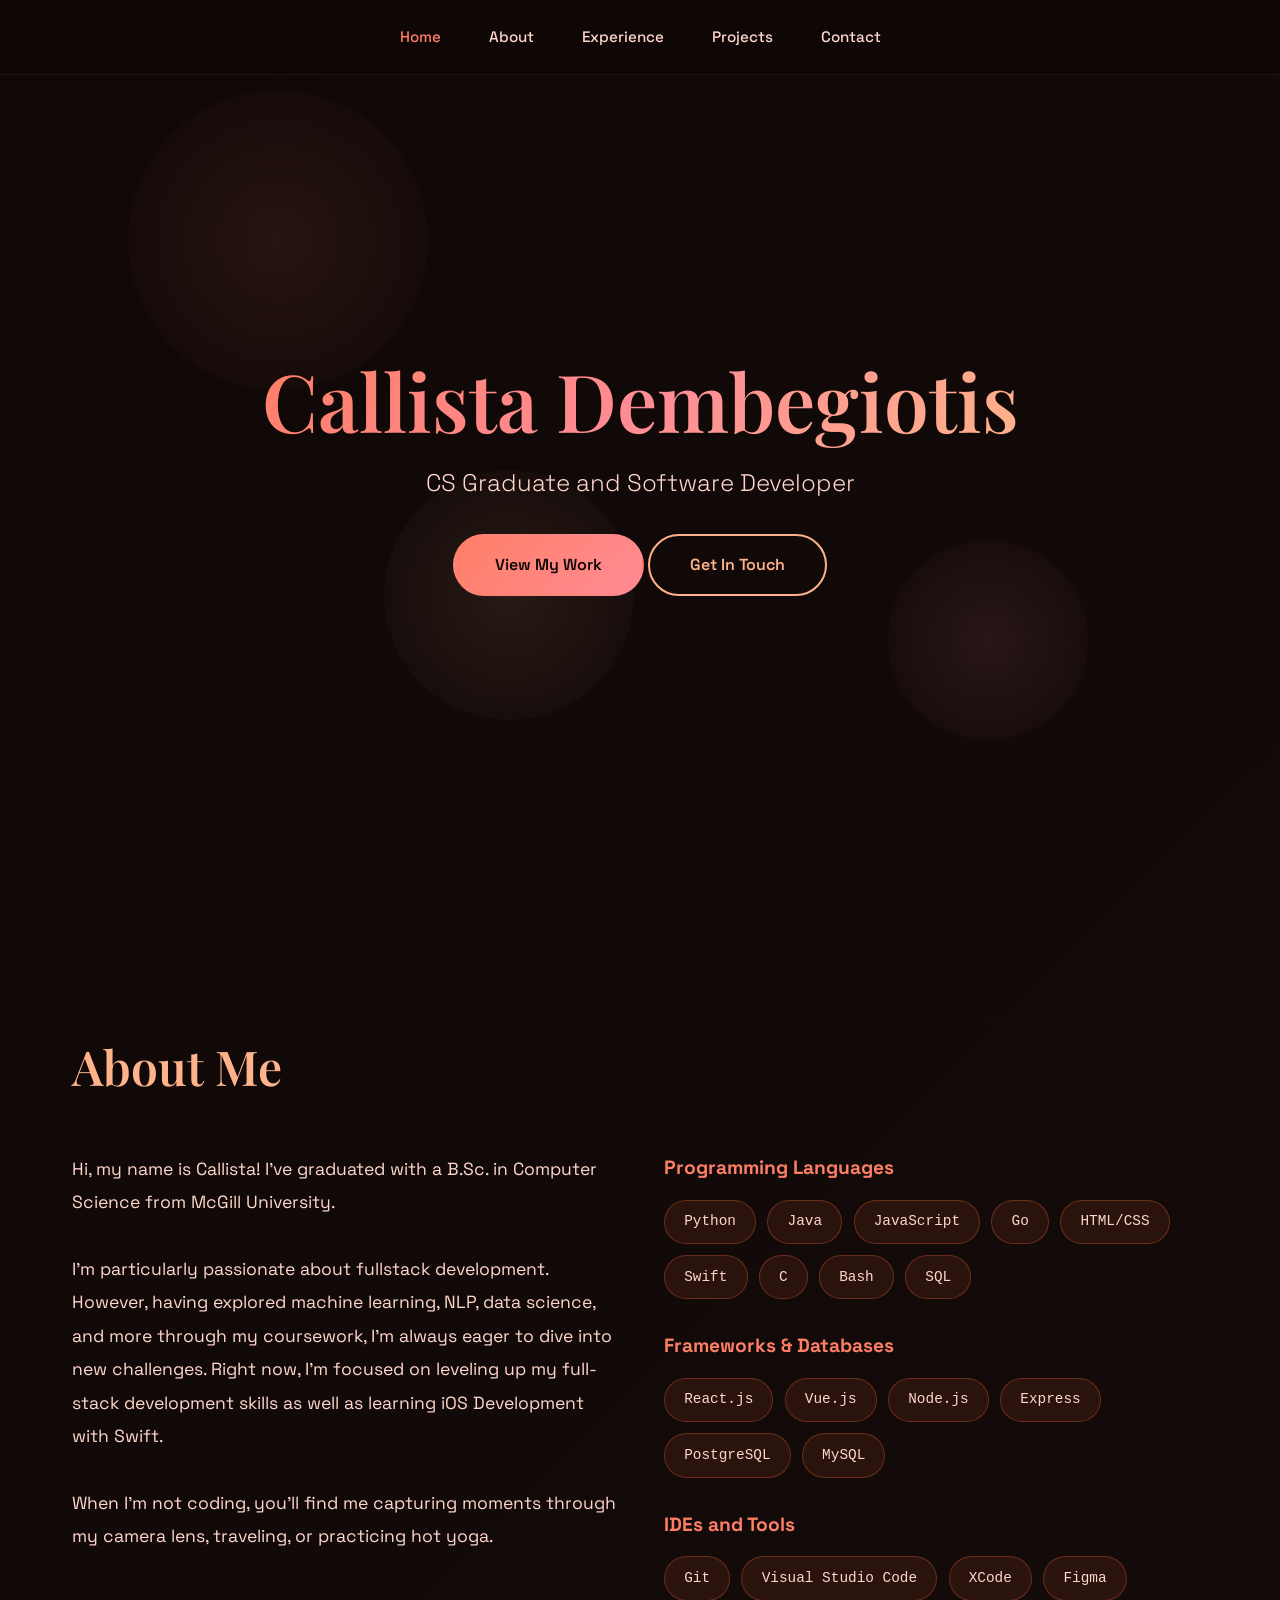
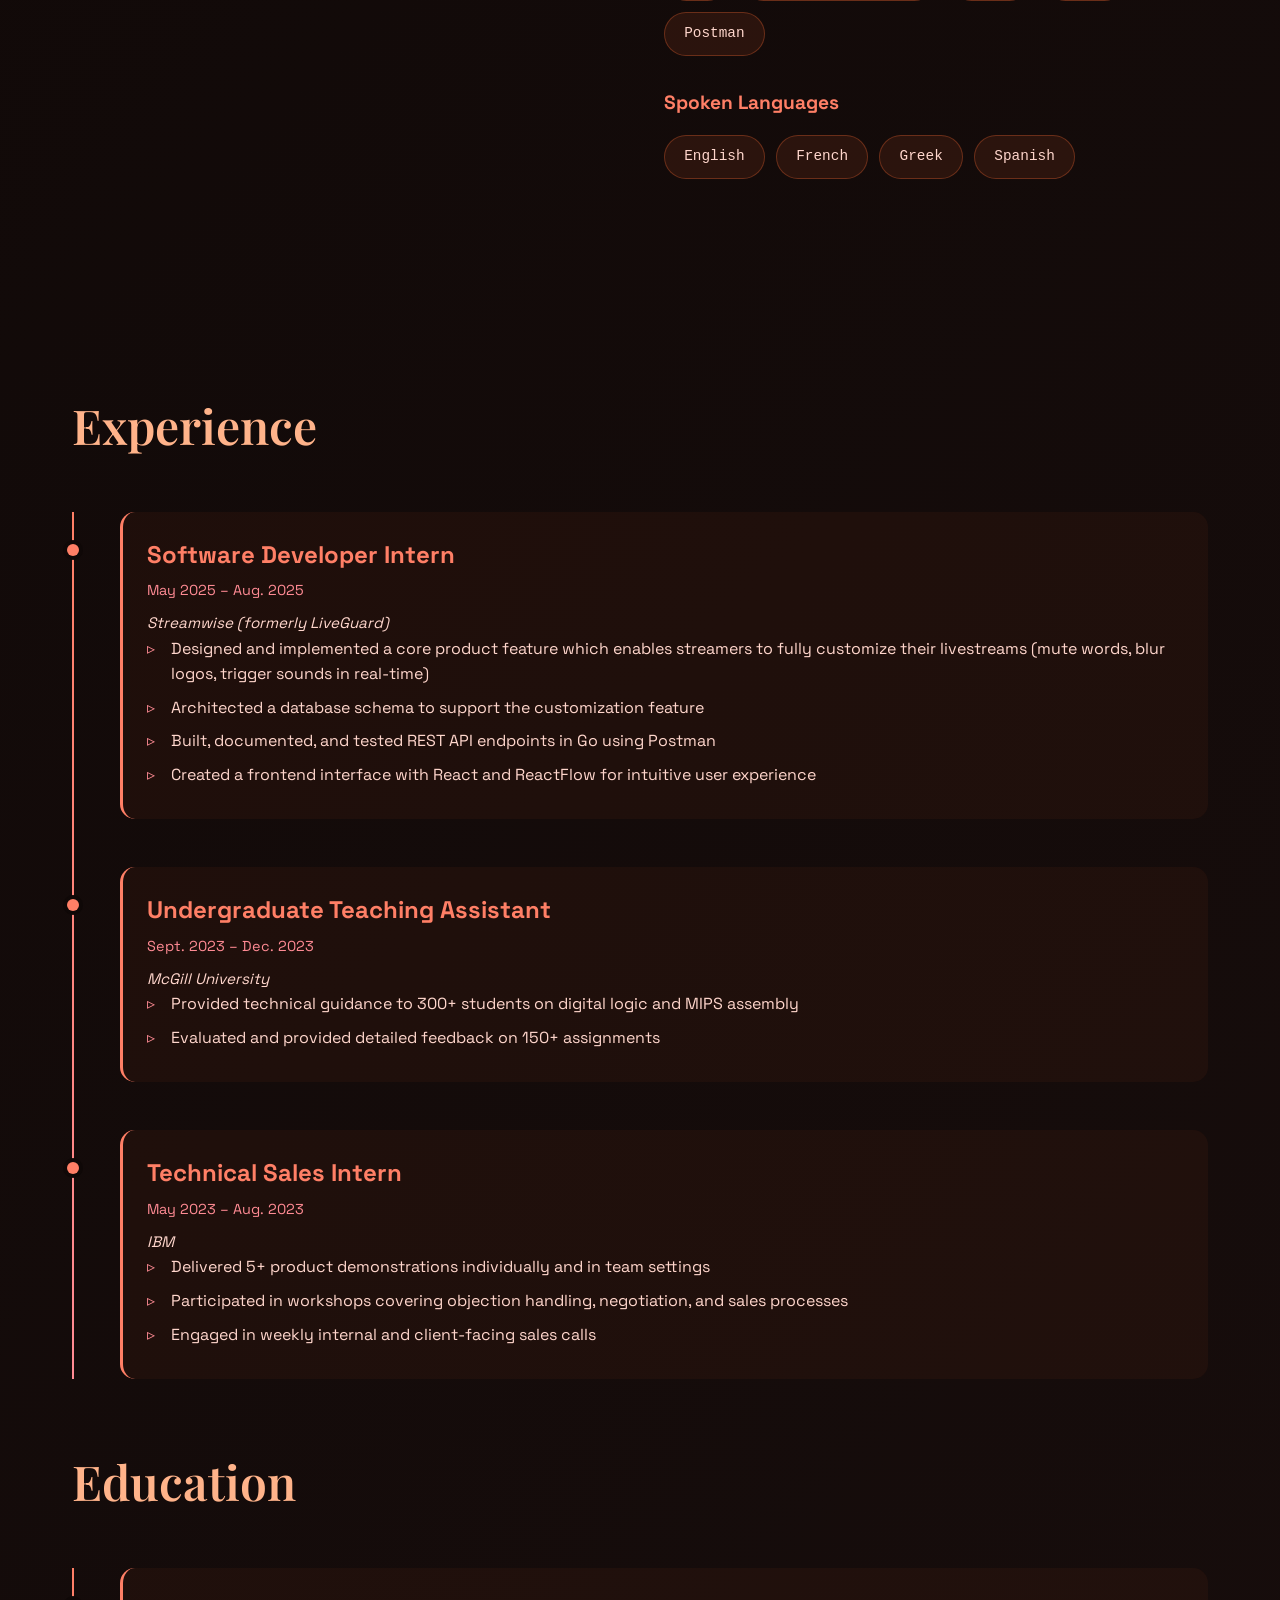
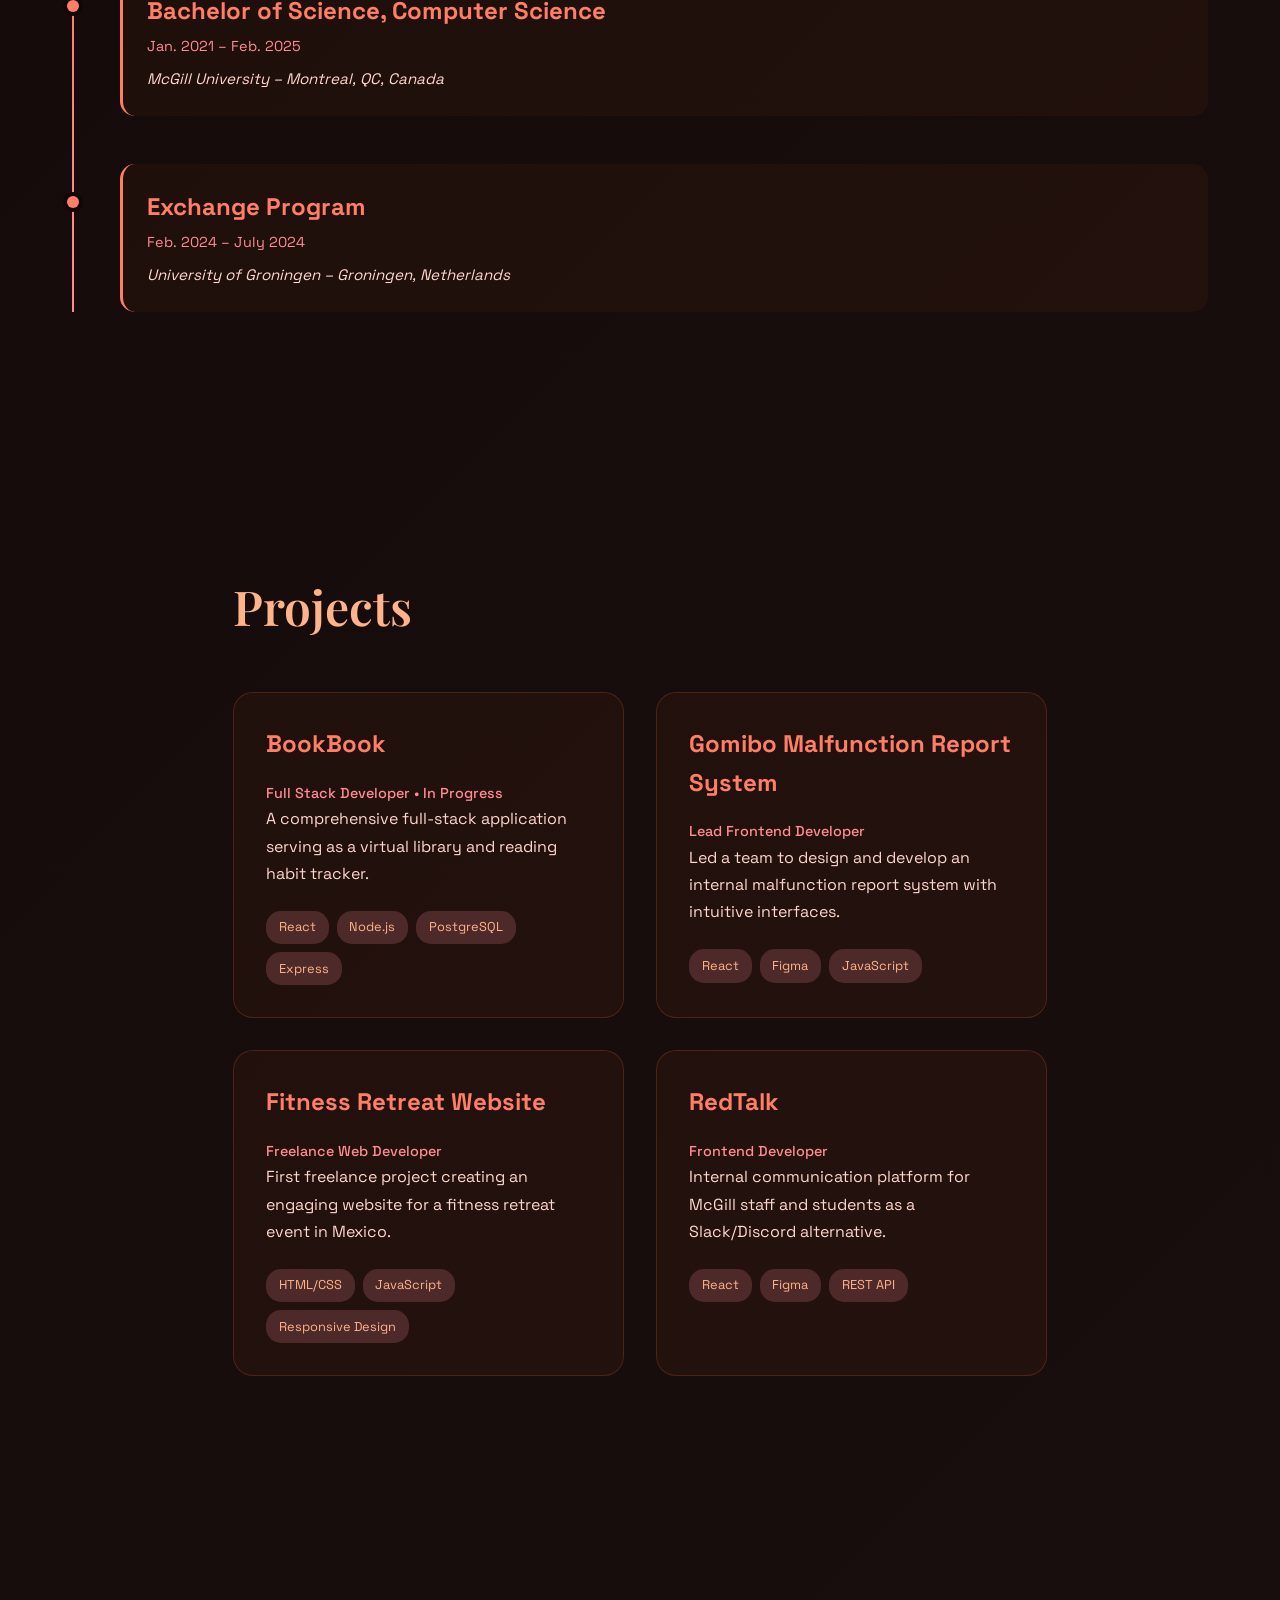
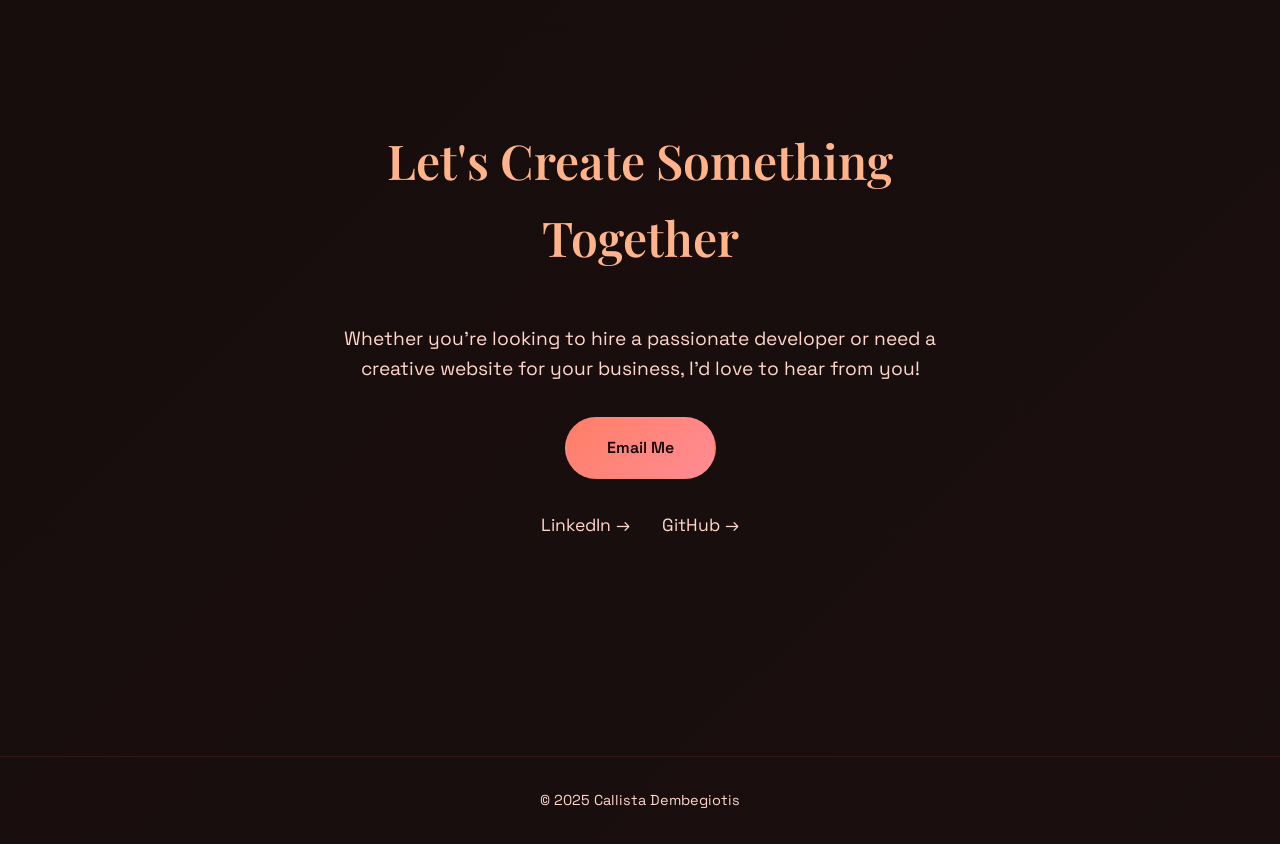
<file: index.html>
<!DOCTYPE html>
<html lang="en">
<head>
    <meta charset="UTF-8">
    <meta name="viewport" content="width=device-width, initial-scale=1.0">
    <title>Callista Dembegiotis</title>
    <link rel="stylesheet" href="style.css">
</head>
<body>
    <script src="script.js"></script> 

    <div class="bg-particles">
        <div class="particle"></div>
        <div class="particle"></div>
        <div class="particle"></div>
    </div>
    
    <nav>
        <ul>
            <li><a href="#home">Home</a></li>
            <li><a href="#about">About</a></li>
            <li><a href="#experience">Experience</a></li>
            <li><a href="#projects">Projects</a></li>
            <li><a href="#contact">Contact</a></li>
        </ul>
    </nav>
    
    <section id="home">
        <div class="container">
            <div class="hero">
                <div class="hero-text">
                    <h1>Callista Dembegiotis</h1>
                    <p class="tagline">CS Graduate and Software Developer</p>
                    <div class="cta-buttons">
                        <a href="#projects" class="btn btn-primary">View My Work</a>
                        <a href="#contact" class="btn btn-secondary">Get In Touch</a>
                    </div>
                </div>
            </div>
        </div>
    </section>
    
    <section id="about">
        <div class="container">
            <h2>About Me</h2>
            <div class="about-content">
                <div class="about-text">
                    Hi, my name is Callista! I've graduated with a B.Sc. in Computer Science from McGill University. 
                    </br> </br> 
                    I'm particularly passionate about fullstack development. However, having explored machine learning, NLP, data science, and more through my coursework, I'm always eager to dive into new challenges. 
                    Right now, I'm focused on leveling up my full-stack development skills as well as learning iOS Development with Swift.
                    </br> </br> 
                    When I'm not coding, you'll find me capturing moments through my camera lens, traveling, or practicing hot yoga. 
                </div>
                <div class="skills-grid">
                    <div class="skill-category">
                        <h3>Programming Languages</h3>
                        <div class="skill-tags">
                            <span class="skill-tag">Python</span>
                            <span class="skill-tag">Java</span>
                            <span class="skill-tag">JavaScript</span>
                            <span class="skill-tag">Go</span>
                            <span class="skill-tag">HTML/CSS</span>
                            <span class="skill-tag">Swift</span>
                            <span class="skill-tag">C</span>
                            <span class="skill-tag">Bash</span>
                            <span class="skill-tag">SQL</span>
                        </div>
                    </div>
                    <div class="skill-category">
                        <h3>Frameworks & Databases</h3>
                        <div class="skill-tags">
                            <span class="skill-tag">React.js</span>
                            <span class="skill-tag">Vue.js</span>
                            <span class="skill-tag">Node.js</span>
                            <span class="skill-tag">Express</span>
                            <span class="skill-tag">PostgreSQL</span>
                            <span class="skill-tag">MySQL</span>
                        </div>
                    </div>
                    <div class="skill-category">
                        <h3>IDEs and Tools</h3>
                        <div class="skill-tags">
                            <span class="skill-tag">Git</span>
                            <span class="skill-tag">Visual Studio Code</span>
                            <span class="skill-tag">XCode</span>
                            <span class="skill-tag">Figma</span>
                            <span class="skill-tag">Postman</span>
                        </div>
                    </div>
                    <div class="skill-category">
                        <h3>Spoken Languages</h3>
                        <div class="skill-tags">
                            <span class="skill-tag">English</span>
                            <span class="skill-tag">French</span>
                            <span class="skill-tag">Greek</span>
                            <span class="skill-tag">Spanish</span>
                        </div>
                    </div>
                </div>
            </div>
        </div>
    </section>
    
    <section id="experience">
        <div class="container">
            <h2>Experience</h2>
            <div class="timeline">
                <div class="timeline-item">
                    <h3>Software Developer Intern</h3>
                    <span class="date">May 2025 – Aug. 2025</span>
                    <span class="company">Streamwise (formerly LiveGuard)</span>
                    <ul>
                        <li>Designed and implemented a core product feature which enables streamers to fully customize their livestreams (mute words, blur logos, trigger sounds in real-time)</li>
                        <li>Architected a database schema to support the customization feature</li>
                        <li>Built, documented, and tested REST API endpoints in Go using Postman</li>
                        <li>Created a frontend interface with React and ReactFlow for intuitive user experience</li>
                    </ul>
                </div>
                
                <div class="timeline-item">
                    <h3>Undergraduate Teaching Assistant</h3>
                    <span class="date">Sept. 2023 – Dec. 2023</span>
                    <span class="company">McGill University</span>
                    <ul>
                        <li>Provided technical guidance to 300+ students on digital logic and MIPS assembly</li>
                        <li>Evaluated and provided detailed feedback on 150+ assignments</li>
                    </ul>
                </div>
                
                <div class="timeline-item">
                    <h3>Technical Sales Intern</h3>
                    <span class="date">May 2023 – Aug. 2023</span>
                    <span class="company">IBM</span>
                    <ul>
                        <li>Delivered 5+ product demonstrations individually and in team settings</li>
                        <li>Participated in workshops covering objection handling, negotiation, and sales processes</li>
                        <li>Engaged in weekly internal and client-facing sales calls</li>
                    </ul>
                </div>
            </div>
            
            <h2 style="margin-top: 4rem;">Education</h2>
            <div class="timeline">
                <div class="timeline-item">
                    <h3>Bachelor of Science, Computer Science</h3>
                    <span class="date">Jan. 2021 – Feb. 2025</span>
                    <span class="company">McGill University – Montreal, QC, Canada</span>
                </div>
                
                <div class="timeline-item">
                    <h3>Exchange Program</h3>
                    <span class="date">Feb. 2024 – July 2024</span>
                    <span class="company">University of Groningen – Groningen, Netherlands</span>
                </div>
            </div>
        </div>
    </section>
    
    <section id="projects">
        <div class="container">
            <h2>Projects</h2>
            <div class="projects-grid">
                <div class="project-card" onclick="openModal('bookbook')">
                    <h3>BookBook</h3>
                    <span class="project-role">Full Stack Developer • In Progress</span>
                    <p>A comprehensive full-stack application serving as a virtual library and reading habit tracker.</p>
                    <div class="project-tech">
                        <span class="tech-badge">React</span>
                        <span class="tech-badge">Node.js</span>
                        <span class="tech-badge">PostgreSQL</span>
                        <span class="tech-badge">Express</span>
                    </div>
                </div>
                
                <div class="project-card" onclick="openModal('gomibo')">
                    <h3>Gomibo Malfunction Report System</h3>
                    <span class="project-role">Lead Frontend Developer</span>
                    <p>Led a team to design and develop an internal malfunction report system with intuitive interfaces.</p>
                    <div class="project-tech">
                        <span class="tech-badge">React</span>
                        <span class="tech-badge">Figma</span>
                        <span class="tech-badge">JavaScript</span>
                    </div>
                </div>
                
                <div class="project-card" onclick="openModal('fitness')">
                    <h3>Fitness Retreat Website</h3>
                    <span class="project-role">Freelance Web Developer</span>
                    <p>First freelance project creating an engaging website for a fitness retreat event in Mexico.</p>
                    <div class="project-tech">
                        <span class="tech-badge">HTML/CSS</span>
                        <span class="tech-badge">JavaScript</span>
                        <span class="tech-badge">Responsive Design</span>
                    </div>
                </div>
                
                <div class="project-card" onclick="openModal('redtalk')">
                    <h3>RedTalk</h3>
                    <span class="project-role">Frontend Developer</span>
                    <p>Internal communication platform for McGill staff and students as a Slack/Discord alternative.</p>
                    <div class="project-tech">
                        <span class="tech-badge">React</span>
                        <span class="tech-badge">Figma</span>
                        <span class="tech-badge">REST API</span>
                    </div>
                </div>
            </div>
        </div>
    </section>
    
    <section id="contact">
        <div class="container">
            <div class="contact-content">
                <h2>Let's Create Something Together</h2>
                <p>Whether you're looking to hire a passionate developer or need a creative website for your business, I'd love to hear from you!</p>
                <div class="cta-buttons">
                    <a href="mailto:callista.dembegiotis@gmail.com" class="btn btn-primary">Email Me</a>
                </div>
                <div class="contact-links">
                    <a href="https://linkedin.com/in/callista-dembegiotis" class="contact-link" target="_blank">
                        LinkedIn →
                    </a>
                    <a href="https://github.com/Callistadem" class="contact-link" target="_blank">
                        GitHub →
                    </a>
                </div>
            </div>
        </div>
    </section>
    
    <footer>
        <div class="container">
            <p>© 2025 Callista Dembegiotis</p>
        </div>
    </footer>
    
    <!-- Project Modals -->
    <div id="modal-bookbook" class="modal">
        <div class="modal-content">
            <div class="modal-close" onclick="closeModal('bookbook')">×</div>
            <div class="modal-header">
                <h2>BookBook</h2>
                <div class="project-meta">
                    <div class="meta-item">
                        <span class="meta-label">Role</span>
                        <span class="meta-value">Full Stack Developer</span>
                    </div>
                    <div class="meta-item">
                        <span class="meta-label">Timeline</span>
                        <span class="meta-value">In Progress</span>
                    </div>
                    <div class="meta-item">
                        <span class="meta-label">Type</span>
                        <span class="meta-value">Personal Project</span>
                    </div>
                </div>
            </div>
            
            <!-- <div class="modal-image"></div> -->
            
            <div class="modal-section">
                <h3>Project Overview</h3>
                <p>BookBook is a comprehensive full-stack web application designed for readers to track their reading habits and manage their personal libraries. The platform combines the functionality of a virtual library with reading analytics to help users stay motivated and organized in their reading journey.</p>
            </div>
            
            <div class="modal-section">
                <h3>Key Features</h3>
                <ul>
                    <li>User authentication system with secure login and registration</li>
                    <li>Personal virtual library to catalog books by status (reading, completed, want to read)</li>
                    <li>Reading habit tracker</li>
                    <li>Book search integration to easily add new titles to your library</li>
                </ul>
            </div>
            
            <div class="modal-section">
                <h3>Technical Implementation</h3>
                <div class="challenges-list">
                    <div class="challenge-item">
                        <h4>Frontend Architecture</h4>
                        <p>Built with React.js using functional components and hooks for state management. Implemented responsive design principles to ensure seamless experience across desktop and mobile devices. Created reusable component library for consistent UI/UX throughout the application.</p>
                    </div>
                    <div class="challenge-item">
                        <h4>Backend Development</h4>
                        <p>Developed RESTful API using Node.js and Express framework. Implemented JWT authentication for secure user sessions.</p>
                    </div>
                    <div class="challenge-item">
                        <h4>Database Design</h4>
                        <p>Utilized PostgreSQL to efficiently store user data, book information, and reading progress.</p>
                    </div>
                </div>
            </div>
            
            <div class="modal-section">
                <h3>Tech Stack</h3>
                <div class="tech-stack-grid">
                    <div class="tech-stack-item">
                        <div class="tech-category">Frontend</div>
                        <div class="tech-name">React.js</div>
                    </div>
                    <div class="tech-stack-item">
                        <div class="tech-category">Backend</div>
                        <div class="tech-name">Node.js</div>
                    </div>
                    <div class="tech-stack-item">
                        <div class="tech-category">Backend</div>
                        <div class="tech-name">Express</div>
                    </div>
                    <div class="tech-stack-item">
                        <div class="tech-category">Database</div>
                        <div class="tech-name">PostgreSQL</div>
                    </div>
                    <div class="tech-stack-item">
                        <div class="tech-category">Styling</div>
                        <div class="tech-name">CSS</div>
                    </div>
                    <div class="tech-stack-item">
                        <div class="tech-category">Auth</div>
                        <div class="tech-name">JWT</div>
                    </div>
                </div>
            </div>
            
            <div class="modal-section">
                <div class="outcome-highlight">
                    <h4>Current Status & Next Steps</h4>
                    <p>The core functionality and the UI is currently being implemented. Future updates include adding book recommendations for users based on their readings and implementing a mobile app version using React Native.</p>
                </div>
            </div>
        </div>
    </div>
    
    <div id="modal-gomibo" class="modal">
        <div class="modal-content">
            <div class="modal-close" onclick="closeModal('gomibo')">×</div>
            <div class="modal-header">
                <h2>Gomibo Malfunction Report System</h2>
                <div class="project-meta">
                    <div class="meta-item">
                        <span class="meta-label">Role</span>
                        <span class="meta-value">Lead Frontend Developer</span>
                    </div>
                    <div class="meta-item">
                        <span class="meta-label">Team Size</span>
                        <span class="meta-value">5 Members</span>
                    </div>
                    <div class="meta-item">
                        <span class="meta-label">Type</span>
                        <span class="meta-value">Team Project</span>
                    </div>
                </div>
            </div>
            
            <a class="modal-image" href="https://github.com/Callistadem/MRS" target="_blank"><img src="assets/project-gomibo.png"></a>
            
            <div class="modal-section">
                <h3>Project Overview</h3>
                <p>Gomibo needed an internal system to streamline their malfunction reporting process. Previously, reports were handled through google docs, but they wanted an internal tool where employees can submit a report and maintenance personal can easily view them. Our team developed a centralized web application that allows staff to report issues and maintenance personnel to track and resolve them efficiently.</p>
            </div>
            
            <div class="modal-section">
                <h3>My Contributions</h3>
                <ul>
                    <li>Led a team of 2 frontend developers, delegating tasks and reviewing submitted code</li>
                    <li>Designed user interfaces in Figma, creating mockups for both reporter and maintenance views</li>
                    <li>Implemented the frontend using React.js with component-based architecture</li>
                    <li>Integrated with backend APIs to fetch and update report data in real-time</li>
                    <li>Implemented responsive design for use on tablets and mobile devices in the field</li>
                </ul>
            </div>
            
            <div class="modal-section">
                <h3>Key Features</h3>
                <div class="challenges-list">
                    <div class="challenge-item">
                        <h4>Reporter Interface</h4>
                        <p>Intuitive form allowing staff to quickly report malfunctions with details like location, severity, description, and photo attachments. </p>
                    </div>
                    <div class="challenge-item">
                        <h4>Maintenance Dashboard</h4>
                        <p>Comprehensive view of all reports with filtering options by status, location, and priority. Visual indicators for urgent reports. One-click status updates and assignment of reports to specific maintenance personnel.</p>
                    </div>
                </div>
            </div>
            
            <div class="modal-section">
                <h3>Tech Stack</h3>
                <div class="tech-stack-grid">
                    <div class="tech-stack-item">
                        <div class="tech-category">Frontend</div>
                        <div class="tech-name">React.js</div>
                    </div>
                    <div class="tech-stack-item">
                        <div class="tech-category">Design</div>
                        <div class="tech-name">Figma</div>
                    </div>
                    <div class="tech-stack-item">
                        <div class="tech-category">Language</div>
                        <div class="tech-name">JavaScript</div>
                    </div>
                    <div class="tech-stack-item">
                        <div class="tech-category">Styling</div>
                        <div class="tech-name">CSS</div>
                    </div>
                </div>
            </div>
            
            <div class="modal-section">
                <h3>Leadership & Collaboration</h3>
                <ul>
                    <li>Conducted weekly team meetings with the entire team to track progress and address blockers</li>
                    <li>Worked in sprints using agile methodology, tracking tasks on Trello</li>
                    <li>Participated in biweekly meetings with the client, Gomibo</li>
                    <li>Collaborated closely with backend team to integrate functionality through API endpoints</li>
                    <li>Gathered feedback from end users and iterated on designs to improve usability</li>
                </ul>
            </div>
        </div>
    </div>
    
    <div id="modal-fitness" class="modal">
        <div class="modal-content">
            <div class="modal-close" onclick="closeModal('fitness')">×</div>
            <div class="modal-header">
                <h2>Fitness Retreat Website</h2>
                <div class="project-meta">
                    <div class="meta-item">
                        <span class="meta-label">Role</span>
                        <span class="meta-value">Freelance Web Developer</span>
                    </div>
                    <div class="meta-item">
                        <span class="meta-label">Client</span>
                        <span class="meta-value">Soul Strong</span>
                    </div>
                    <div class="meta-item">
                        <span class="meta-label">Type</span>
                        <span class="meta-value">Freelance Project</span>
                    </div>
                </div>
            </div>
            
            <a class="modal-image" href="https://soul-strong-retreat.vercel.app/src/html/retreat.html" target="_blank"><img src="assets/project-retreat.png"></a>
            
            <div class="modal-section">
                <h3>Project Overview</h3>
                <p>This was my first freelance web development project! I was approached to create a website for a week-long fitness retreat taking place in Holbox, Mexico. The client wanted a light, beachy site that would capture the essence of their retreat while making it easy for potential participants to learn about the event and register.</p>
            </div>
            
            <div class="modal-section">
                <h3>Client Requirements</h3>
                <ul>
                    <li>Eye-catching landing page that immediately conveys the retreat's energy and vibe</li>
                    <li>Clear presentation of what the fitness retreat entails</li>
                    <li>Accommodation details and pricing tiers</li>
                    <li>Information about instructors with photos and bios</li>
                    <li>Mobile-responsive design since most users browse on phones</li>
                </ul>
            </div>
            
            <div class="modal-section">
                <h3>Design Approach</h3>
                <div class="challenges-list">
                    <div class="challenge-item">
                        <h4>Visual Identity</h4>
                        <p>Developed an earthy color palette. Used modern, clean typography with energetic animations to reflect the high-energy nature of the retreat.</p>
                    </div>
                    <div class="challenge-item">
                        <h4>User Experience</h4>
                        <p>Implemented smooth scrolling navigation and strategically placed call-to-action buttons throughout the site. Created an intuitive flow guiding visitors from learning about the retreat to registration.</p>
                    </div>
                </div>
            </div>
            
            <div class="modal-section">
                <h3>Tech Stack</h3>
                <div class="tech-stack-grid">
                    <div class="tech-stack-item">
                        <div class="tech-category">Markup</div>
                        <div class="tech-name">HTML</div>
                    </div>
                    <div class="tech-stack-item">
                        <div class="tech-category">Styling</div>
                        <div class="tech-name">CSS</div>
                    </div>
                    <div class="tech-stack-item">
                        <div class="tech-category">Interactivity</div>
                        <div class="tech-name">JavaScript</div>
                    </div>
                    <div class="tech-stack-item">
                        <div class="tech-category">Design</div>
                        <div class="tech-name">Responsive</div>
                    </div>
                </div>
            </div>
            
            <div class="modal-section">
                <h3>Challenges & Solutions</h3>
                <ul>
                    <li><strong>Working with a real client:</strong> This was my first experience managing client expectations, feedback cycles, and deadlines. I learned to ask clarifying questions upfront and provide regular updates throughout development.</li>
                    <li><strong>Design without a design team:</strong> I had to wear multiple hats: developer and designer. This pushed me to improve my eye for design and learn design principles beyond just coding.</li>
                
                <div class="outcome-highlight">
                    <h4>Client Feedback</h4>
                    <p>
                        "Working with Callista was an absolute dream! I trusted her with my entire retreat website without giving her a reference site, and she somehow brought it to life even better than I imagined. She has a great eye for creative design, from branding colours and fonts to overall flow. I truly didn’t need to change a thing. 
                        <br>
                        <br>
                        As the project grew into something much bigger than I expected, she remained patient, accommodating, and supportive without ever questioning the scope. She’s fast, communicative, asked the right questions, and gave me her professional opinion exactly when I needed it. I would hire her again in a heartbeat!"
                        <br>
                        <br>
                        - Adelade LaFontaine (Founder AGM Health & Fitness)
                    </p>
            </div>
        </div>
    </div>
    
    <div id="modal-redtalk" class="modal">
        <div class="modal-content">
            <div class="modal-close" onclick="closeModal('redtalk')">×</div>
            <div class="modal-header">
                <h2>RedTalk</h2>
                <div class="project-meta">
                    <div class="meta-item">
                        <span class="meta-label">Role</span>
                        <span class="meta-value">Frontend Developer</span>
                    </div>
                    <div class="meta-item">
                        <span class="meta-label">Team Size</span>
                        <span class="meta-value">4 Members</span>
                    </div>
                    <div class="meta-item">
                        <span class="meta-label">Type</span>
                        <span class="meta-value">Team Project</span>
                    </div>
                </div>
            </div>
            
            <a class="modal-image" href="https://github.com/Callistadem/RedTalk" target="_blank"><img src="assets/project-redtalk.png"></a>
            
            <div class="modal-section">
                <h3>Project Overview</h3>
                <p>RedTalk is an internal communication web application designed specifically for McGill University staff and students. The goal was to create a Slack/Discord alternative that could integrate with McGill's existing systems while providing familiar messaging and collaboration features. Our team of 4 developed this application to improve campus communication and reduce reliance on external platforms.</p>
            </div>
            
            <div class="modal-section">
                <h3>Key Features</h3>
                <ul>
                    <li>Real-time messaging with channels organized by departments, courses, and student groups</li>
                    <li>Direct messaging for one-on-one conversations</li>
                    <li>Search functionality to find messages, files, and users</li>
                    <li>Channel creation and management for administrators</li>
                </ul>
            </div>
            
            <div class="modal-section">
                <h3>My Contributions</h3>
                <div class="challenges-list">
                    <div class="challenge-item">
                        <h4>UI/UX Design</h4>
                        <p>Collaborated on designing the user interface in Figma, focusing on creating an intuitive layout similar to familiar chat applications while adding McGill-specific branding.</p>
                    </div>
                    <div class="challenge-item">
                        <h4>Frontend Implementation</h4>
                        <p>Built the frontend using React.js, implementing components for the chat interface, channel list, message input, and user management. Focused on creating reusable components to maintain code quality and consistency.</p>
                    </div>
                    <div class="challenge-item">
                        <h4>API Integration</h4>
                        <p>Worked closely with the backend team to integrate RESTful API endpoints. Implemented data fetching for messages, channels, and user information. Handled error states and loading indicators for better user experience.</p>
                    </div>
                </div>
            </div>
            
            <div class="modal-section">
                <h3>Tech Stack</h3>
                <div class="tech-stack-grid">
                    <div class="tech-stack-item">
                        <div class="tech-category">Frontend</div>
                        <div class="tech-name">React.js</div>
                    </div>
                    <div class="tech-stack-item">
                        <div class="tech-category">Design</div>
                        <div class="tech-name">Figma</div>
                    </div>
                    <div class="tech-stack-item">
                        <div class="tech-category">API</div>
                        <div class="tech-name">REST</div>
                    </div>
                    <div class="tech-stack-item">
                        <div class="tech-category">Styling</div>
                        <div class="tech-name">CSS3</div>
                    </div>
                </div>
            </div>
            
            <div class="modal-section">
                <h3>Team Collaboration</h3>
                <ul>
                    <li>Participated in weekly team meetings to discuss progress, blockers, and upcoming tasks</li>
                    <li>Collaborated with backend developers to define API contracts and data structures</li>
                    <li>Conducted pair programming sessions to tackle complex features</li>
                    <li>Used Git for version control and conducted code reviews for quality assurance</li>
                    <li>Gathered feedback from potential users and iterated on designs</li>
                </ul>
            </div>
            
            <div class="modal-section">
                <div class="outcome-highlight">
                    <h4>Learning Experience</h4>
                    <p>This project significantly improved my ability to work in a team development environment. I learned how to effectively communicate with backend developers, translate designs into functional code, and handle the complexities of a real-time communication application. It also reinforced the importance of user-centered design and iterative development based on feedback.</p>
                </div>
            </div>
        </div>
    </div>
</body>
</html>
</file>
<file: style.css>
@import url('https://fonts.googleapis.com/css2?family=Space+Grotesk:wght@300;400;500;600;700&family=Playfair+Display:ital,wght@0,400;0,600;1,400&display=swap');
        
* {
    margin: 0;
    padding: 0;
    box-sizing: border-box;
}

:root {
    --bg-dark: #0f0807;
    --bg-medium: #1a0f0e;
    --accent-orange: #FF7F66;
    --accent-pink: #ff8b94;
    --accent-peach: #ffb38a;
    --text-primary: #fff5f0;
    --text-secondary: #ffd6cc;
}

body {
    font-family: 'Space Grotesk', sans-serif;
    background: linear-gradient(135deg, var(--bg-dark) 0%, var(--bg-medium) 100%);
    color: var(--text-primary);
    line-height: 1.6;
    overflow-x: hidden;
}

.bg-particles {
    position: fixed;
    top: 0;
    left: 0;
    width: 100%;
    height: 100%;
    pointer-events: none;
    z-index: 0;
    overflow: hidden;
}

.particle {
    position: absolute;
    border-radius: 50%;
    animation: float 20s infinite ease-in-out;
    opacity: 0.1;
}

.particle:nth-child(1) {
    width: 300px;
    height: 300px;
    background: radial-gradient(circle, var(--accent-orange), transparent);
    top: 10%;
    left: 10%;
    animation-delay: 0s;
}

.particle:nth-child(2) {
    width: 200px;
    height: 200px;
    background: radial-gradient(circle, var(--accent-pink), transparent);
    top: 60%;
    right: 15%;
    animation-delay: 5s;
}

.particle:nth-child(3) {
    width: 250px;
    height: 250px;
    background: radial-gradient(circle, var(--accent-peach), transparent);
    bottom: 20%;
    left: 30%;
    animation-delay: 10s;
}

@keyframes float {
    0%, 100% { transform: translate(0, 0) scale(1); }
    33% { transform: translate(50px, -50px) scale(1.1); }
    66% { transform: translate(-50px, 50px) scale(0.9); }
}

nav {
    position: fixed;
    top: 0;
    width: 100%;
    background: rgba(15, 8, 7, 0.95);
    backdrop-filter: blur(10px);
    padding: 1.5rem 0;
    z-index: 1000;
    border-bottom: 1px solid rgba(255, 107, 53, 0.1);
}

nav ul {
    list-style: none;
    display: flex;
    justify-content: center;
    gap: 3rem;
    flex-wrap: wrap;
}

nav a {
    color: var(--text-secondary);
    text-decoration: none;
    font-weight: 500;
    font-size: 0.95rem;
    transition: all 0.3s ease;
    position: relative;
}

nav a:hover {
    color: var(--accent-orange);
}

nav a::after {
    content: '';
    position: absolute;
    bottom: -5px;
    left: 0;
    width: 0;
    height: 2px;
    background: linear-gradient(90deg, var(--accent-orange), var(--accent-pink));
    transition: width 0.3s ease;
}

nav a:hover::after {
    width: 100%;
}

.container {
    max-width: 1200px;
    margin: 0 auto;
    padding: 0 2rem;
    position: relative;
    z-index: 1;
}

section {
    min-height: 100vh;
    padding: 8rem 0 5rem;
    display: flex;
    flex-direction: column;
    justify-content: center;
}

h1 {
    font-family: 'Playfair Display', serif;
    font-size: 5rem;
    font-weight: 600;
    background: linear-gradient(135deg, var(--accent-orange), var(--accent-pink), var(--accent-peach));
    -webkit-background-clip: text;
    -webkit-text-fill-color: transparent;
    background-clip: text;
    margin-bottom: 1rem;
    line-height: 1.2;
}

h2 {
    font-family: 'Playfair Display', serif;
    font-size: 3rem;
    margin-bottom: 3rem;
    color: var(--accent-peach);
    font-weight: 600;
}

h3 {
    font-size: 1.5rem;
    color: var(--accent-orange);
    margin-bottom: 0.5rem;
}

.hero {
    gap: 4rem;
    align-items: center;
    text-align: center;
}

.hero-text .tagline {
    font-size: 1.5rem;
    color: var(--text-secondary);
    margin-bottom: 2rem;
    font-weight: 300;
    text-align: center;
}

.cta-buttons {
    gap: 5rem;
    margin-top: 2rem;
    flex-wrap: wrap;
}

.btn {
    padding: 1rem 2.5rem;
    border-radius: 50px;
    text-decoration: none;
    font-weight: 600;
    transition: all 0.3s ease;
    border: 2px solid;
    display: inline-block;
    cursor: pointer;
}

.btn-primary {
    background: linear-gradient(135deg, var(--accent-orange), var(--accent-pink));
    color: var(--bg-dark);
    border-color: transparent;
}

.btn-primary:hover {
    transform: translateY(-3px);
    box-shadow: 0 10px 30px rgba(255, 107, 53, 0.4);
}

.btn-secondary {
    background: transparent;
    color: var(--accent-peach);
    border-color: var(--accent-peach);
}

.btn-secondary:hover {
    background: var(--accent-peach);
    color: var(--bg-dark);
}

.about-content {
    display: grid;
    grid-template-columns: 1fr 1fr;
    gap: 3rem;
    align-items: start;
}

.about-text {
    font-size: 1.1rem;
    line-height: 1.9;
    color: var(--text-secondary);
}

.skills-grid {
    display: grid;
    gap: 2rem;
}

.skill-category h3 {
    margin-bottom: 1rem;
    font-size: 1.2rem;
}

.skill-tags {
    display: flex;
    flex-wrap: wrap;
    gap: 0.7rem;
}

.skill-tag {
    padding: 0.6rem 1.2rem;
    background: rgba(255, 107, 53, 0.1);
    border: 1px solid rgba(255, 107, 53, 0.3);
    border-radius: 25px;
    font-size: 0.9rem;
    color: var(--text-secondary);
    font-family: 'Courier New', monospace;
    transition: all 0.3s ease;
}

.skill-tag:hover {
    background: rgba(255, 107, 53, 0.2);
    border-color: var(--accent-orange);
    transform: translateY(-2px);
}

.timeline {
    position: relative;
    padding-left: 3rem;
}

.timeline::before {
    content: '';
    position: absolute;
    left: 0;
    top: 0;
    height: 100%;
    width: 2px;
    background: linear-gradient(180deg, var(--accent-orange), var(--accent-pink));
}

.timeline-item {
    position: relative;
    margin-bottom: 3rem;
    padding: 1.5rem;
    background: rgba(255, 107, 53, 0.05);
    border-radius: 15px;
    border-left: 3px solid var(--accent-orange);
}

.timeline-item::before {
    content: '';
    position: absolute;
    left: -3.5rem;
    top: 2rem;
    width: 12px;
    height: 12px;
    background: var(--accent-orange);
    border-radius: 50%;
    box-shadow: 0 0 0 4px var(--bg-dark);
}

.timeline-item h3 {
    margin-bottom: 0.3rem;
}

.timeline-item .date {
    color: var(--accent-pink);
    font-size: 0.9rem;
    margin-bottom: 0.5rem;
    display: block;
}

.timeline-item .company {
    color: var(--text-secondary);
    font-size: 0.95rem;
    margin-bottom: 2.5rem;
    font-style: italic;
}

.timeline-item ul {
    list-style: none;
    padding-left: 0;
}

.timeline-item li {
    color: var(--text-secondary);
    margin-bottom: 0.5rem;
    padding-left: 1.5rem;
    position: relative;
}

.timeline-item li::before {
    content: '▹';
    position: absolute;
    left: 0;
    color: var(--accent-pink);
}

.projects-grid {
    display: grid;
    grid-template-columns: repeat(auto-fit, minmax(350px, 1fr));
    gap: 2rem;
}

.project-card {
    background: rgba(255, 107, 53, 0.05);
    border-radius: 20px;
    padding: 2rem;
    border: 1px solid rgba(255, 107, 53, 0.2);
    transition: all 0.3s ease;
    cursor: pointer;
}

.project-card:hover {
    transform: translateY(-5px);
    box-shadow: 0 15px 40px rgba(255, 107, 53, 0.2);
    border-color: var(--accent-orange);
}

.project-card h3 {
    margin-bottom: 1rem;
}

.project-role {
    color: var(--accent-pink);
    font-size: 0.9rem;
    margin-bottom: 1rem;
    font-weight: 500;
}

.project-card p {
    color: var(--text-secondary);
    margin-bottom: 1.5rem;
    line-height: 1.7;
}

.project-tech {
    display: flex;
    flex-wrap: wrap;
    gap: 0.5rem;
}

.tech-badge {
    padding: 0.4rem 0.8rem;
    background: rgba(255, 139, 148, 0.2);
    border-radius: 15px;
    font-size: 0.8rem;
    color: var(--accent-peach);
}

.contact-content {
    text-align: center;
    max-width: 600px;
    margin: 0 auto;
}

.contact-content p {
    font-size: 1.2rem;
    color: var(--text-secondary);
    margin-bottom: 2rem;
}

.contact-links {
    display: flex;
    justify-content: center;
    gap: 2rem;
    margin-top: 2rem;
}

.contact-link {
    color: var(--text-secondary);
    text-decoration: none;
    font-size: 1.1rem;
    transition: all 0.3s ease;
    display: flex;
    align-items: center;
    gap: 0.5rem;
}

.contact-link:hover {
    color: var(--accent-orange);
    transform: translateY(-2px);
}

footer {
    text-align: center;
    padding: 2rem 0;
    color: var(--text-secondary);
    font-size: 0.9rem;
    border-top: 1px solid rgba(255, 107, 53, 0.1);
}

/* Modal Styles */
.modal {
    display: none;
    position: fixed;
    top: 0;
    left: 0;
    width: 100%;
    height: 100%;
    background: rgba(15, 8, 7, 0.97);
    z-index: 2000;
    overflow-y: auto;
    animation: fadeIn 0.3s ease;
}

.modal.active {
    display: block;
}

@keyframes fadeIn {
    from { opacity: 0; }
    to { opacity: 1; }
}

.modal-content {
    max-width: 900px;
    margin: 4rem auto;
    padding: 3rem;
    position: relative;
}

.modal-close {
    position: sticky;
    top: 2rem;
    left: 100%;
    width: 40px;
    height: 40px;
    background: rgba(255, 107, 53, 0.2);
    border: 2px solid var(--accent-orange);
    border-radius: 50%;
    display: flex;
    align-items: center;
    justify-content: center;
    cursor: pointer;
    color: var(--accent-orange);
    font-size: 1.5rem;
    transition: all 0.3s ease;
    margin-bottom: 2rem;
    z-index: 10;
}

.modal-close:hover {
    background: var(--accent-orange);
    color: var(--bg-dark);
    transform: rotate(90deg);
}

.modal-header {
    margin-bottom: 3rem;
}

.modal-header h2 {
    font-size: 3.5rem;
    margin-bottom: 1rem;
}

.modal-header .project-meta {
    display: flex;
    gap: 2rem;
    flex-wrap: wrap;
    margin-bottom: 1.5rem;
}

.meta-item {
    display: flex;
    flex-direction: column;
}

.meta-label {
    font-size: 0.85rem;
    color: var(--accent-pink);
    font-weight: 600;
    text-transform: uppercase;
    letter-spacing: 1px;
    margin-bottom: 0.3rem;
}

.meta-value {
    color: var(--text-secondary);
    font-size: 1rem;
}

.modal-image {
    border-radius: 20px;
    margin-bottom: 3rem;
    display: flex;
    align-items: center;
    justify-content: center;
    color: var(--text-secondary);
    font-style: italic;
}

.modal-image img {
    width: 100%;
    height: auto;
    border-radius: 20px;
}


.modal-section {
    margin-bottom: 3rem;
}

.modal-section h3 {
    font-size: 1.8rem;
    color: var(--accent-orange);
    margin-bottom: 1.5rem;
}

.modal-section p, .modal-section li {
    color: var(--text-secondary);
    font-size: 1.05rem;
    line-height: 1.8;
    margin-bottom: 1rem;
}

.modal-section ul {
    list-style: none;
    padding-left: 0;
}

.modal-section li {
    padding-left: 1.5rem;
    position: relative;
    margin-bottom: 0.8rem;
}

.modal-section li::before {
    content: '▹';
    position: absolute;
    left: 0;
    color: var(--accent-pink);
}

.tech-stack-grid {
    display: grid;
    grid-template-columns: repeat(auto-fill, minmax(150px, 1fr));
    gap: 1rem;
    margin-top: 1rem;
}

.tech-stack-item {
    background: rgba(255, 107, 53, 0.1);
    border: 1px solid rgba(255, 107, 53, 0.3);
    border-radius: 15px;
    padding: 1rem;
    text-align: center;
    transition: all 0.3s ease;
}

.tech-stack-item:hover {
    background: rgba(255, 107, 53, 0.2);
    transform: translateY(-3px);
}

.tech-category {
    font-size: 0.75rem;
    color: var(--accent-pink);
    text-transform: uppercase;
    letter-spacing: 1px;
    margin-bottom: 0.5rem;
}

.tech-name {
    font-size: 1rem;
    color: var(--text-primary);
    font-weight: 600;
}

.challenges-list {
    display: grid;
    gap: 1.5rem;
}

.challenge-item {
    background: rgba(255, 107, 53, 0.05);
    border-left: 3px solid var(--accent-pink);
    padding: 1.5rem;
    border-radius: 10px;
}

.challenge-item h4 {
    color: var(--accent-orange);
    margin-bottom: 0.5rem;
    font-size: 1.2rem;
}

.outcome-highlight {
    background: rgba(255, 107, 53, 0.1);
    border: 2px solid var(--accent-orange);
    border-radius: 15px;
    padding: 2rem;
    margin-top: 1.5rem;
}

.outcome-highlight h4 {
    color: var(--accent-orange);
    font-size: 1.3rem;
    margin-bottom: 1rem;
}

@media (max-width: 768px) {
    h1 {
        font-size: 3rem;
    }
    
    h2 {
        font-size: 2rem;
    }
    
    .hero {
        grid-template-columns: 1fr;
    }
    
    .about-content {
        grid-template-columns: 1fr;
    }
    
    .projects-grid {
        grid-template-columns: 1fr;
    }
    
    nav ul {
        gap: 1.5rem;
        padding: 0 1rem;
    }
    
    section {
        padding: 6rem 0 3rem;
    }
    
    .modal-content {
        padding: 2rem 1.5rem;
        margin: 2rem auto;
    }
    
    .modal-header h2 {
        font-size: 2.5rem;
    }
    
    .modal-image {
        height: 250px;
    }
    
    .tech-stack-grid {
        grid-template-columns: repeat(auto-fill, minmax(120px, 1fr));
    }
}
</file>
